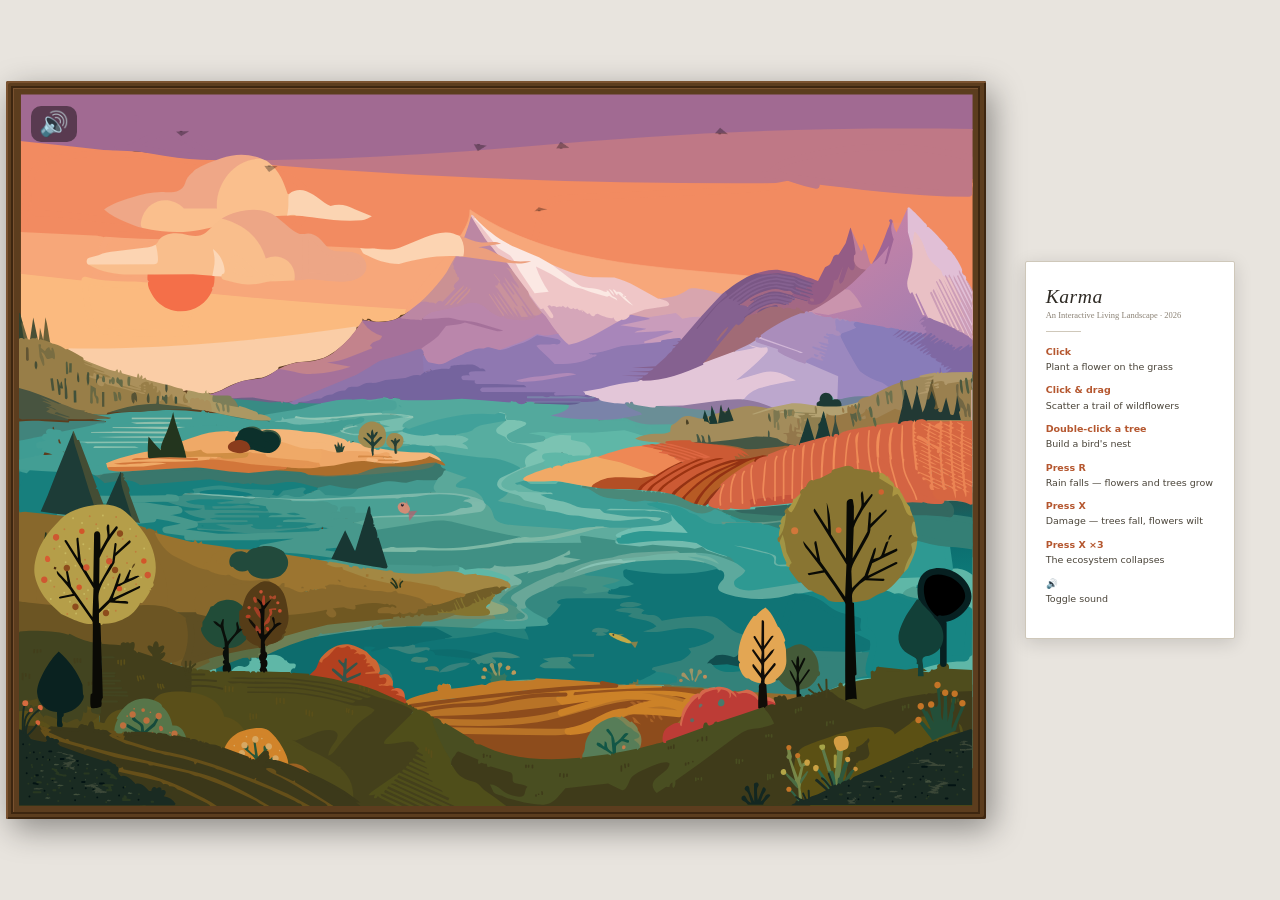
<file: index.html>
<!DOCTYPE html>
<html lang="en">
  <head>
    <meta charset="utf-8" />
    <meta name="viewport" content="width=device-width, initial-scale=1.0">

    <title>Karma</title>

    <link rel="stylesheet" type="text/css" href="style.css">

    <!-- p5.js libraries -->
    <script src="libraries/p5.min.js"></script>
    <script src="libraries/p5.sound.min.js"></script>

    <!-- Our JS files — ORDER MATTERS, do not change -->
    <script src="js/layers.js"></script>
    <script src="js/state.js"></script>
    <script src="js/scene.js"></script>
    <script src="js/perlin-noise-randomness-mechanics.js"></script>
    <script src="js/time-based-mechanics.js"></script>
    <script src="js/user-input-mechanics.js"></script>
    <script src="js/audio-mechanics.js"></script>

  </head>

  <body>

    <!-- Wooden frame wraps the artwork -->
    <div id="frame">
      <!-- scene-container holds both the SVG DOM scene and the p5 canvas overlay -->
      <div id="scene-container">
        <div id="scene"></div>
        <!-- p5 canvas is appended here by sketch.js setup() -->
      </div>
    </div>

    <!-- Gallery label — sits beside the frame -->
    <div id="artwork-label">
      <div class="label-title">Karma</div>
      <div class="label-sub">An Interactive Living Landscape · 2026</div>
      <ul class="label-interactions">
        <li><span>Click</span> Plant a flower on the grass</li>
        <li><span>Click &amp; drag</span> Scatter a trail of wildflowers</li>
        <li><span>Double-click a tree</span> Build a bird's nest</li>
        <li><span>Press R</span> Rain falls — flowers and trees grow</li>
        <li><span>Press X</span> Damage — trees fall, flowers wilt</li>
        <li><span>Press X ×3</span> The ecosystem collapses</li>
        <li><span>🔊</span> Toggle sound</li>
      </ul>
    </div>

    <script>
      // Build SVG scene into the DOM before sketch.js starts animating.
      // Sets window._sceneReady = true when all SVGs are loaded.
      // sketch.js draw() checks this flag before running.
      window._sceneReady = false;
      buildScene(document.getElementById('scene')).then(() => {
        window._sceneReady = true;
      });
    </script>

    <!-- sketch.js loaded last — uses everything above -->
    <script src="sketch.js"></script>

    <!-- Responsive sizing — scales the whole artwork to fit the window.
         Does NOT change layout or behaviour:
           • Sets a single --scale CSS variable that style.css uses to size the
             frame, scene and label proportionally.
           • Sizes the p5 canvas's *display* size (CSS) only — its internal
             resolution stays 1455x1087, so p5's mouseX/mouseY keep mapping to
             native coordinates and all click/drag interactions are unaffected. -->
    <script>
      (function () {
        // Native footprint of the whole piece (frame + gap + label):
        //   frame  = 1455 + 2*20 padding = 1495
        //   gap    = 60
        //   label  = 320
        const BASE_W = 1495 + 60 + 320;  // 1875
        const BASE_H = 1087 + 2 * 20;    // 1127  (frame height = scene + padding)
        const MARGIN = 0.96;             // small breathing room from window edges

        function applyScale() {
          // Fit to window, but never upscale past 1 (keeps the canvas crisp).
          let s = Math.min(
            window.innerWidth  / BASE_W,
            window.innerHeight / BASE_H
          ) * MARGIN;
          s = Math.min(s, 1);

          document.documentElement.style.setProperty('--scale', s);

          // Scale the canvas display size; internal resolution is untouched.
          const cnv = document.querySelector('#scene-container canvas');
          if (cnv) {
            cnv.style.width  = (1455 * s) + 'px';
            cnv.style.height = (1087 * s) + 'px';
          }
        }

        window.addEventListener('resize', applyScale);

        // The p5 canvas is created asynchronously in setup(); keep applying each
        // frame until it exists so its initial display size is correct too.
        (function waitForCanvas() {
          applyScale();
          if (!document.querySelector('#scene-container canvas')) {
            requestAnimationFrame(waitForCanvas);
          }
        })();
      })();
    </script>

  </body>
</html>
</file>
<file: style.css>
/* style.css */
/*Claude was used to write detailed comments for easier code understanding.*/

*, *::before, *::after {
  box-sizing: border-box;
  margin: 0;
  padding: 0;
}

/* Single responsive scale factor.
   JS (in index.html) updates --scale to fit the artwork to the window.
   Everything below sizes itself off this variable, so the layout and the
   1455x1087 coordinate space stay identical — only the on-screen size changes. */
:root {
  --scale: 1;
}

html, body {
  width: 100vw;
  height: 100vh;
  background: #e8e4de;
  overflow: hidden;
}

body {
  display: flex;
  flex-direction: row;
  align-items: center;
  justify-content: center;
  gap: calc(60px * var(--scale));
}

/* ── Wooden frame ─────────────────────────────────────────── */
#frame {
  position: relative;
  padding: calc(20px * var(--scale));
  background: #5c3d1e;              /* dark wood brown */
  box-shadow:
    inset  2px  2px 0px #7a5230,   /* top-left light bevel */
    inset -2px -2px 0px #3d2610,   /* bottom-right dark bevel */
    6px 10px 32px rgba(0,0,0,0.4); /* drop shadow on wall */
  border-radius: 2px;
}

/* Inner gold bevel line */
#frame::before {
  content: '';
  position: absolute;
  inset: calc(8px * var(--scale));
  border: 2px solid #3d2610;
  box-shadow: inset 1px 1px 0 #7a5230;
  pointer-events: none;
  z-index: 9999;
}

/* Container holds both the SVG DOM scene and the p5 canvas overlay */
#scene-container {
  position: relative;
  width: calc(1455px * var(--scale));
  height: calc(1087px * var(--scale));
  overflow: hidden;
}

/* The SVG scene — all SVG layers live inside here.
   Kept at its native 1455x1087 coordinate space and scaled with a transform
   so the per-layer translate() offsets (sway/parallax, in native px) scale
   proportionally — behaviour is unchanged, only the rendered size differs. */
#scene {
  position: absolute;
  top: 0;
  left: 0;
  width: 1455px;
  height: 1087px;
  overflow: hidden;
  transform: scale(var(--scale));
  transform-origin: top left;
}

/* Each layer div stacks absolutely on top of previous */
.scene-layer {
  position: absolute;
  inset: 0;
  width: 100%;
  height: 100%;
  pointer-events: none;
}

/* Day and night version containers */
.layer-day,
.layer-night {
  position: absolute;
  inset: 0;
  width: 100%;
  height: 100%;
}

/* SVGs fill their container */
.layer-day svg,
.layer-night svg {
  position: absolute;
  inset: 0;
  width: 100%;
  height: 100%;
  display: block;
}

/* p5 canvas — transparent overlay positioned exactly over the scene.
   z-index must be higher than all SVG layers (which go from 0 to ~33)
   so that rain, fireflies, and spawned flowers always appear on top. */
#scene-container canvas {
  position: absolute;
  top: 0;
  left: 0;
  z-index: 1000;
  pointer-events: auto;
}

/* ── Gallery label beside the frame ────────────────────────── */
#artwork-label {
  width: calc(320px * var(--scale));
  flex-shrink: 0;
  align-self: center;
  background: #ffffff;
  border: 1px solid #cfc8ba;
  border-radius: 2px;
  padding: calc(34px * var(--scale)) calc(30px * var(--scale));
  box-shadow: 0 4px 18px rgba(0, 0, 0, 0.14);
  font-family: Georgia, "Times New Roman", serif;
  color: #2e2a24;
}

.label-title {
  font-size: calc(30px * var(--scale));
  font-style: italic;
  letter-spacing: 0.5px;
  text-align: left;
  margin-bottom: calc(4px * var(--scale));
}

.label-sub {
  font-size: calc(13px * var(--scale));
  color: #8a8174;
  text-align: left;
  margin-bottom: calc(8px * var(--scale));
}

/* thin divider rule under the title block, like a real placard */
.label-sub::after {
  content: '';
  display: block;
  width: calc(54px * var(--scale));
  height: 1px;
  background: #cfc8ba;
  margin: calc(16px * var(--scale)) 0 0;
}

.label-interactions {
  list-style: none;
  font-family: -apple-system, system-ui, sans-serif;
  font-size: calc(14.5px * var(--scale));
  line-height: 1.45;
  color: #4a4439;
  margin-top: calc(20px * var(--scale));
}

.label-interactions li {
  margin-bottom: calc(15px * var(--scale));
}

.label-interactions span {
  display: block;                      /* action on its own line */
  font-weight: 700;
  color: #b5572f;                      /* warm sunset accent */
  margin-bottom: calc(2px * var(--scale));
}
</file>
